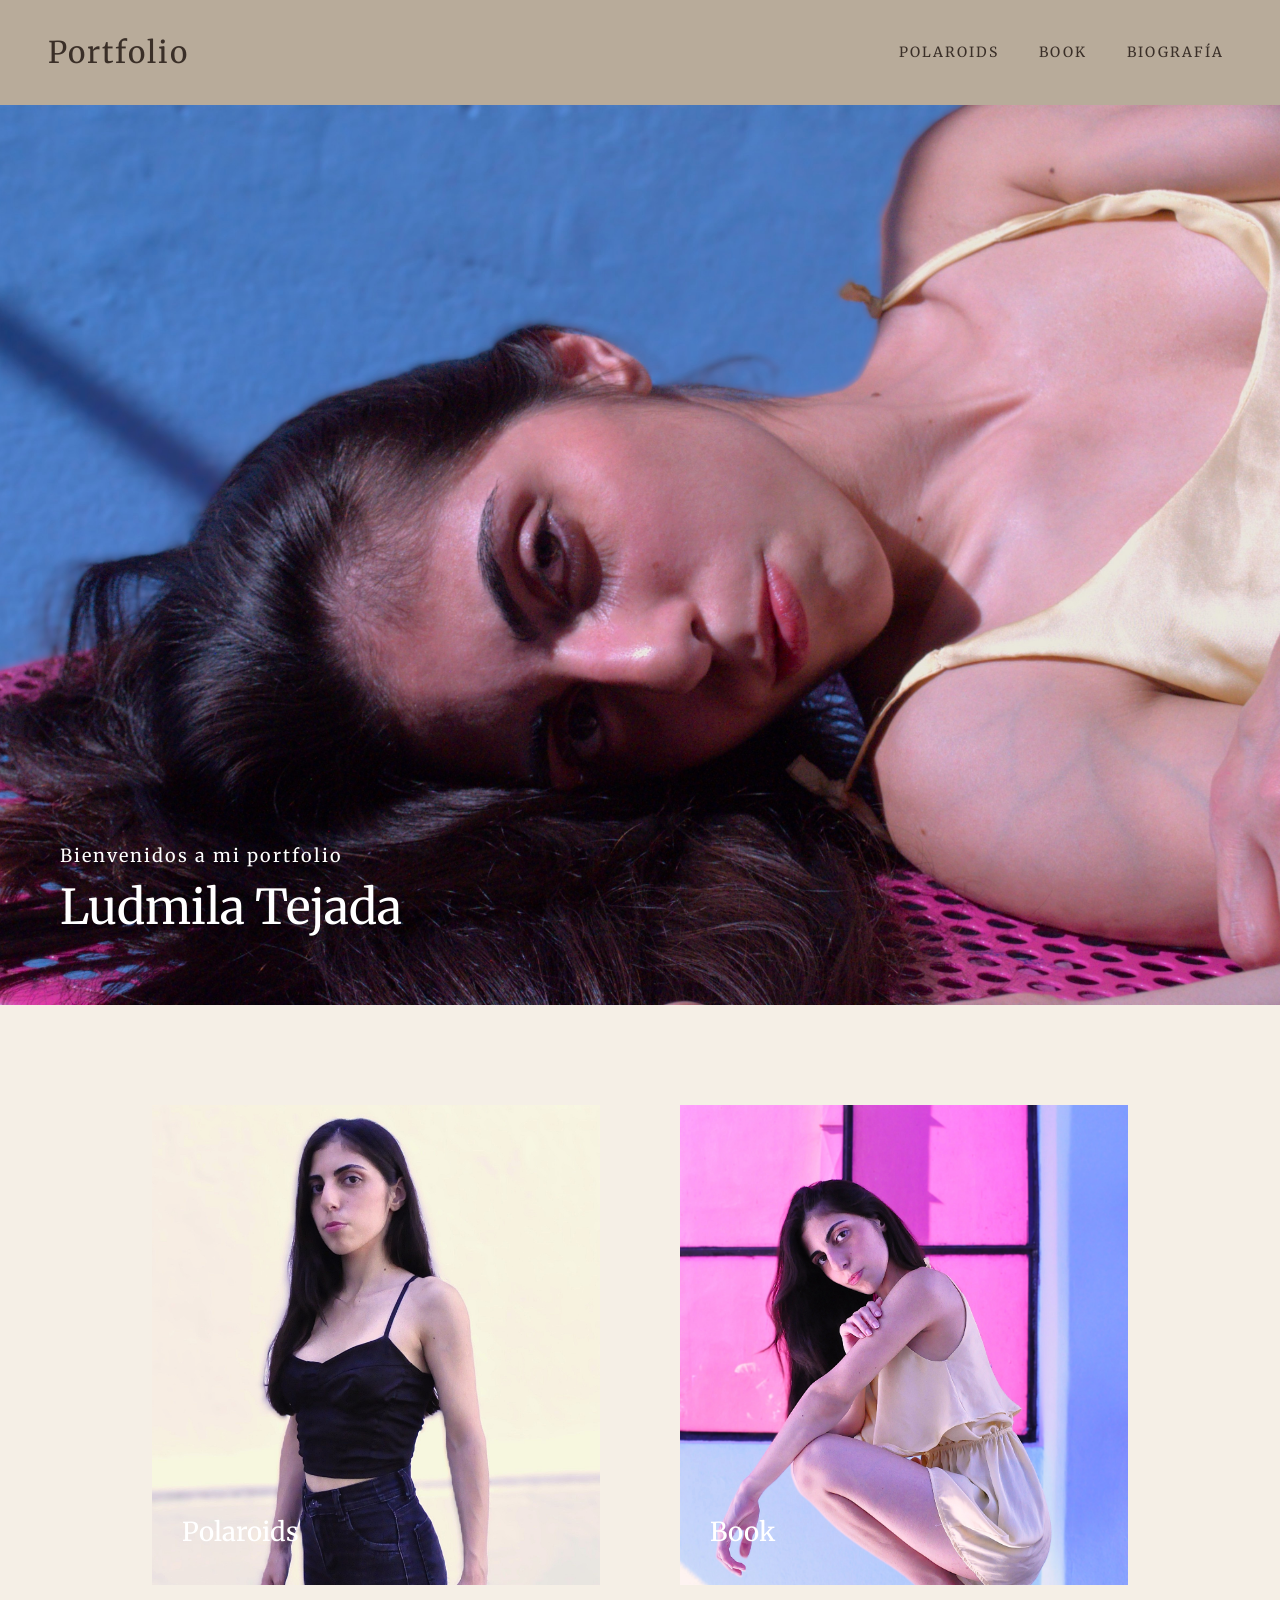
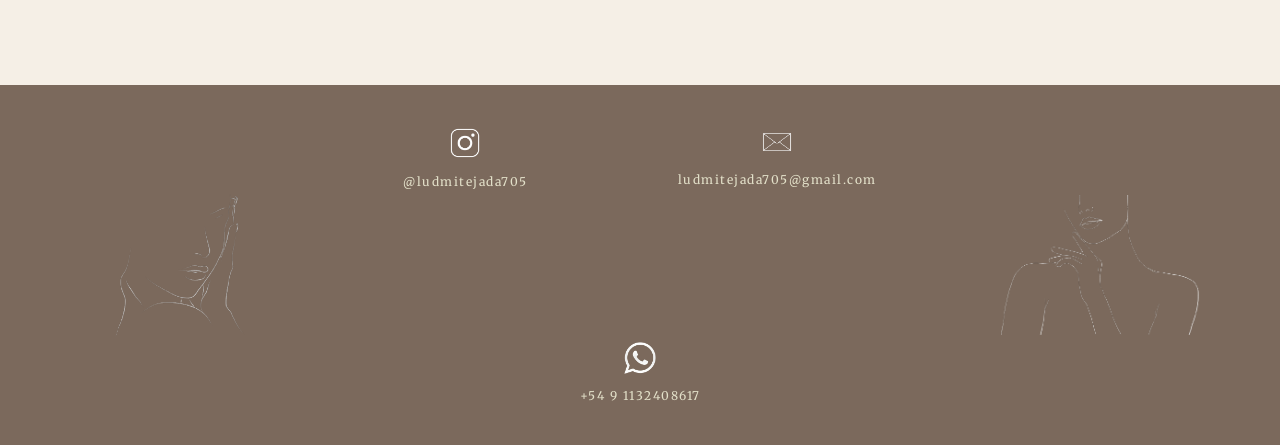
<file: index.html>
<!DOCTYPE html>
<html lang="es">
<head>
   <meta charset="UTF-8">
    <meta name="viewport" content="width=device-width, initial-scale=1.0">
    <title>Portfolio</title>

    <link rel="preconnect" href="https://fonts.googleapis.com">
<link rel="preconnect" href="https://fonts.gstatic.com" crossorigin>

<link href="https://fonts.googleapis.com/css2?family=Merriweather:wght@300;400;700&family=Playfair+Display:wght@400;500;600;700&display=swap" rel="stylesheet">

    <link href="https://cdn.jsdelivr.net/npm/bootstrap@5.3.3/dist/css/bootstrap.min.css" rel="stylesheet">

    <link rel="stylesheet" href="css/estilos.css">
</head>

<body>
    <nav class="navbar navbar-expand-lg navbar-light menu-portfolio">
    <div class="container-fluid px-5">

        <!-- logo-nombre -->
        <a class="navbar-brand" href="index.html">Portfolio</a>

        <!-- botón mobile -->
        <button class="navbar-toggler" type="button" data-bs-toggle="collapse" data-bs-target="#menuNav">
            <span class="navbar-toggler-icon"></span>
        </button>

        <!-- links -->
        <div class="collapse navbar-collapse justify-content-end" id="menuNav">
            <ul class="navbar-nav gap-4">
                <li class="nav-item">
                    <a class="nav-link" href="polaroids.html">Polaroids</a>
                </li>
                <li class="nav-item">
                    <a class="nav-link" href="book.html">Book</a>
                </li>
                <li class="nav-item">
                    <a class="nav-link" href="biografia.html">Biografía</a>
                </li>
            </ul>
        </div>

    </div>
</nav>


    <!-- imagen principal -->
    <section class="hero">
        <img src="img/home/portada.jpg" alt="Portada">

        <div class="hero-texto">
            <p>Bienvenidos a mi portfolio</p>
            <h2>Ludmila Tejada</h2>
        </div>
    </section>

    <!-- links a galerías -->
    <section class="home-galerias">

        <a href="polaroids.html" class="home-item">
            <img src="img/polaroids/polaroid-index.JPG" alt="Polaroids">
            <h3>Polaroids</h3>
        </a>

        <a href="book.html" class="home-item">
            <img src="img/book/book9.JPG" alt="Book">
            <h3>Book</h3>
        </a>

    </section>

    <footer class="footer">
<footer>

    <div class="footer-contenido">

        <!-- logo izquierdo -->
        <div class="footer-logo footer-logo-izq">
            <img src="img/logo-mini.png" alt="Logo Portfolio">
        </div>

        <!-- contacto -->
        <div class="footer-contacto">

            <div class="footer-item">
                <a href="https://instagram.com/ludmitejada705" target="_blank">
                    <img src="img/logo-instagram.png" alt="Instagram">
                </a>
                <p>@ludmitejada705</p>
            </div>

            <div class="footer-item">
                <a href="mailto:ludmitejada705@gmail.com">
                    <img src="img/logo-carta.png" alt="Email">
                </a>
                <p>ludmitejada705@gmail.com</p>
            </div>

            <div class="footer-item">
                <a href="https://wa.me/5491132408617" target="_blank">
                    <img src="img/logo-wsp.webp" alt="WhatsApp">
                </a>
                <p>+54 9 1132408617</p>
            </div>

        </div>

        <!-- logo derecho -->
        <div class="footer-logo footer-logo-der">
            <img src="img/logo-mini2.png" alt="Logo Portfolio">
        </div>

    </div>

</footer>


    <script src="https://cdn.jsdelivr.net/npm/bootstrap@5.3.3/dist/js/bootstrap.bundle.min.js"></script>


</body>
</html>
</file>
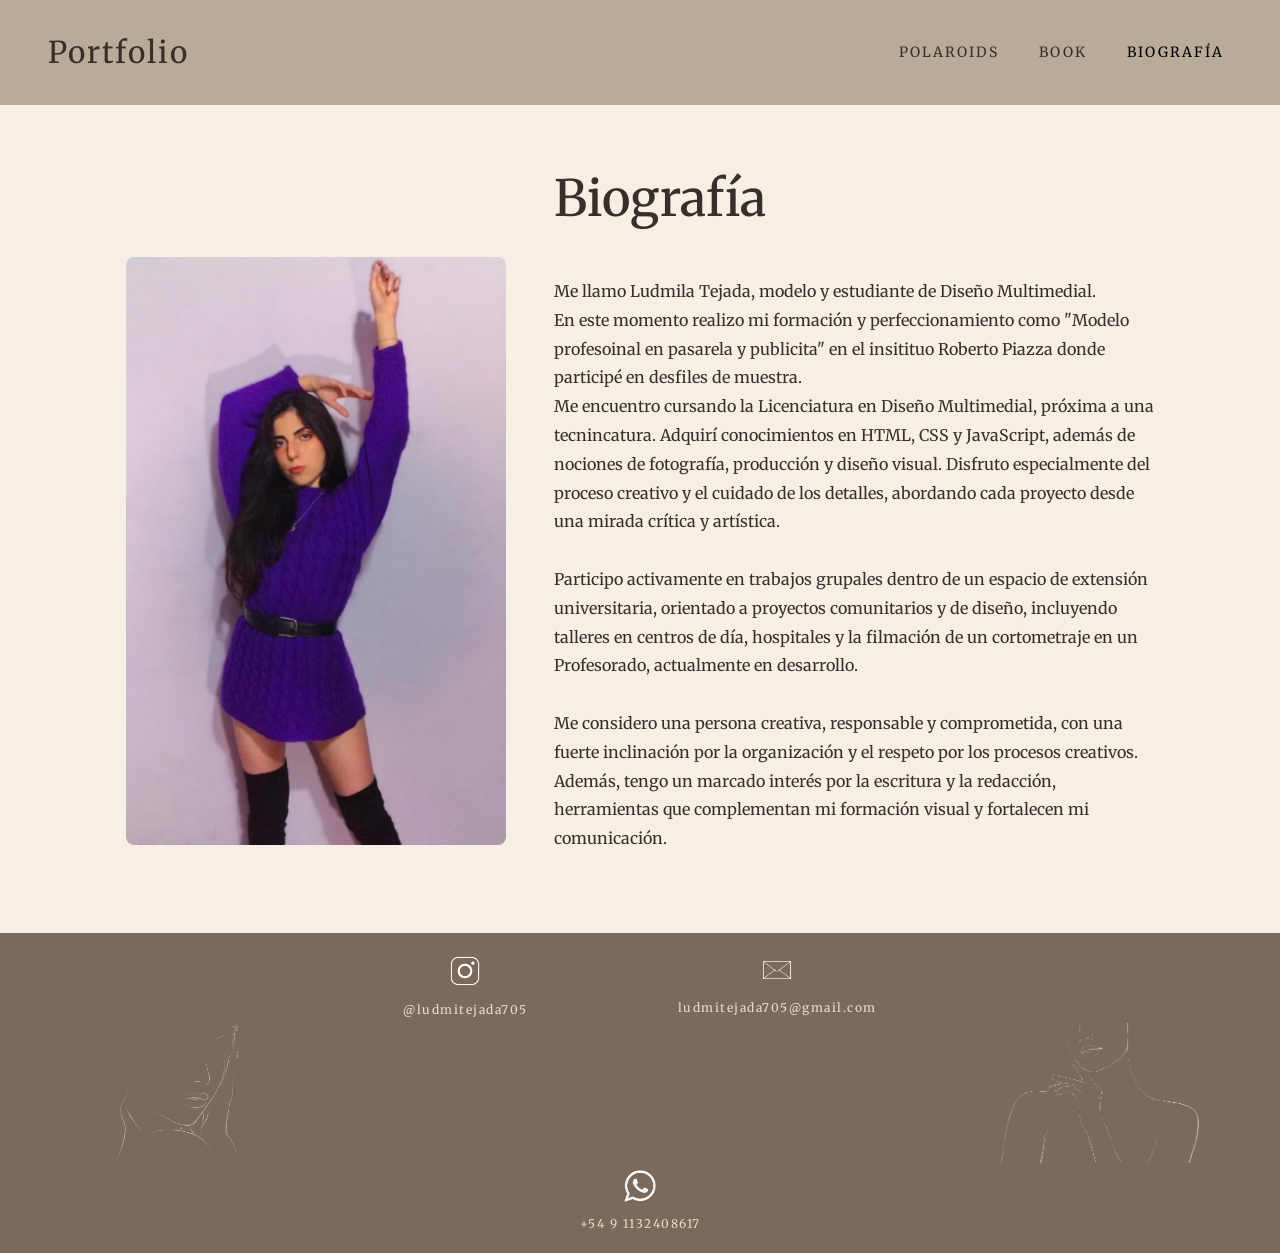
<file: biografia.html>
<!DOCTYPE html>
<html lang="es">
<head>
    <meta charset="UTF-8">
    <meta name="viewport" content="width=device-width, initial-scale=1.0">
    <title>Biografía | Portfolio</title>

    <link rel="preconnect" href="https://fonts.googleapis.com">
<link rel="preconnect" href="https://fonts.gstatic.com" crossorigin>

<link href="https://fonts.googleapis.com/css2?family=Merriweather:wght@300;400;700&family=Playfair+Display:wght@400;500;600;700&display=swap" rel="stylesheet">


    <link href="https://cdn.jsdelivr.net/npm/bootstrap@5.3.3/dist/css/bootstrap.min.css" rel="stylesheet">
    <link rel="stylesheet" href="css/estilos.css">
</head>
<body>

<!-- MENÚ -->
<nav class="navbar navbar-expand-lg navbar-light menu-portfolio">
    <div class="container-fluid px-5">

        <a class="navbar-brand" href="index.html">Portfolio</a>

        <button class="navbar-toggler" type="button" data-bs-toggle="collapse" data-bs-target="#menuNav">
            <span class="navbar-toggler-icon"></span>
        </button>

        <div class="collapse navbar-collapse justify-content-end" id="menuNav">
            <ul class="navbar-nav gap-4">
                <li class="nav-item">
                    <a class="nav-link" href="polaroids.html">Polaroids</a>
                </li>
                <li class="nav-item">
                    <a class="nav-link" href="book.html">Book</a>
                </li>
                <li class="nav-item">
                    <a class="nav-link active" href="biografia.html">Biografía</a>
                </li>
            </ul>
        </div>

    </div>
</nav>

<!-- BIOGRAFÍA -->
<section class="biografia">

    <div class="biografia-contenedor">


        <div class="biografia-grid">
            

            <!-- IMAGEN -->
            <div class="biografia-imagen">
                <img src="img/book/bio.p.jpg" alt="Foto de Ludmila Tejada">
            </div>

            

            <!-- TEXTO -->
            <div class="biografia-texto">
                     <h1>Biografía</h1>

                <p>
                    Me llamo Ludmila Tejada, modelo y estudiante de Diseño Multimedial. <br>
                    En este momento realizo mi formación y perfeccionamiento como "Modelo profesoinal en pasarela y publicita" en el insitituo Roberto Piazza donde participé en desfiles de muestra. <br>

                    Me encuentro cursando la Licenciatura en Diseño Multimedial, próxima a una tecnincatura. Adquirí conocimientos
                    en HTML, CSS y JavaScript, además de nociones de fotografía, producción
                    y diseño visual.

                    Disfruto especialmente del proceso creativo y el cuidado de los detalles,
                    abordando cada proyecto desde una mirada crítica y artística.<br><br>

                    Participo activamente en trabajos grupales dentro de un espacio de extensión universitaria,
                    orientado a proyectos comunitarios y de diseño, incluyendo talleres en centros de día,
                    hospitales y la filmación de un cortometraje en un Profesorado, actualmente en desarrollo.<br><br>

                    Me considero una persona creativa, responsable y comprometida, con una fuerte inclinación por la organización y el respeto por los procesos creativos.
                    Además, tengo un marcado interés por la escritura y la redacción, herramientas que complementan
                    mi formación visual y fortalecen mi comunicación.
                </p>

            </div>

        </div>


</section>
    </div>

</section>

<!-- FOOTER -->
<footer class="footer">

    <div class="footer-contenido">

        <div class="footer-logo footer-logo-izq">
            <img src="img/logo-mini.png" alt="Logo Portfolio">
        </div>

        <div class="footer-contacto">

            <div class="footer-item">
                <a href="https://instagram.com/ludmitejada705" target="_blank">
                    <img src="img/logo-instagram.png" alt="Instagram">
                </a>
                <p>@ludmitejada705</p>
            </div>

            <div class="footer-item">
                <a href="mailto:ludmitejada705@gmail.com">
                    <img src="img/logo-carta.png" alt="Email">
                </a>
                <p>ludmitejada705@gmail.com</p>
            </div>

            <div class="footer-item">
                <a href="https://wa.me/5491132408617" target="_blank">
                    <img src="img/logo-wsp.webp" alt="WhatsApp">
                </a>
                <p>+54 9 1132408617</p>
            </div>

        </div>

        <div class="footer-logo footer-logo-der">
            <img src="img/logo-mini2.png" alt="Logo Portfolio">
        </div>

    </div>

</footer>

<script src="https://cdn.jsdelivr.net/npm/bootstrap@5.3.3/dist/js/bootstrap.bundle.min.js"></script>
</body>
</html>
</file>
<file: css/estilos.css>
/*VERSIÓN DESKTOP*/

body {
    background-color: #F5EFE6;
    color: #3A2F28;
    margin: 0;
     font-family: 'Merriweather', serif;
    font-weight: 400;
}

h1 {
    font-size: 2.4rem;
    margin-bottom: 1.5rem;
}

/* NAV */
.menu-portfolio {
    background-color: #b8ab9a;
    padding: 25px 0;
}

.menu-portfolio .navbar-brand {
    font-size: 30px;
    letter-spacing: 2px;
    color: #3A2F28;
}

.menu-portfolio .nav-link {
    color: #3A2F28;
    font-size: 14px;
    letter-spacing: 2px;
    text-transform: uppercase;
}

.menu-portfolio .nav-link:hover {
    opacity: 0.6;
}

/* HERO INDEX TEXTOS E IMÁGENES */
.hero {
    position: relative;
    width: 100%;
    height: 100vh;
}

.hero img {
    width: 100%;
    height: 100%;
    object-fit: cover;
}

.hero-texto {
    position: absolute;
    bottom: 60px;
    left: 60px;
    color: white;
}

.hero-texto p {
    font-size: 18px;
    letter-spacing: 2px;
    margin-bottom: 10px;
}

.hero-texto h2 {
    font-size: 48px;
    font-weight: normal;
}

/* GALERÍAS INDEX */
.home-galerias {
    display: flex;
    justify-content: center;
    gap: 80px;
    padding: 100px 80px;
}

.home-item {
    width: 40%;
    height: 480px;
    position: relative;
    text-decoration: none;
    color: white;
    overflow: hidden;
    cursor: pointer;
}

.home-item img {
    width: 100%;
    height: 100%;
    object-fit: cover;
    transition: transform 0.5s ease, opacity 0.4s ease;
}

.home-item:hover img {
    transform: scale(1.06);
    opacity: 0.85;
}

.home-item h3 {
    position: absolute;
    bottom: 30px;
    left: 30px;
    font-size: 26px;
    transition: transform 0.4s ease, opacity 0.4s ease;
}

.home-item:hover h3 {
    transform: translateY(-6px);
}

/*  PRESENTACIÓN POLAROIDS Y BOOK */
.presentacion {
    display: flex;
    justify-content: center;
    align-items: center;
    gap: 80px;
    padding: 80px 30px 80px;
}

.foto-principal {
    width: 300px;
    height: 400px;
    object-fit: cover;
}

.descripcion {
    max-width: 400px;
}

.descripcion h2 {
    letter-spacing: 2px;
    margin-bottom: 10px;
}

.descripcion p {
    font-size: 14px;
    letter-spacing: 1px;
    margin-bottom: 20px;
}

.descripcion ul {
    list-style: none;
    padding: 0;
}

/* GALERÍAS (BOOK / POLAROIDS)*/
.seccion {
    margin-bottom: 120px;
}

.seccion img {
    cursor: pointer;
    transition: opacity 0.3s ease;
}

.seccion img:hover {
    opacity: 0.85;
}

/* MODAL / CARRUSEL*/
.carousel-item img {
    max-height: 90vh;
    object-fit: contain;
}

/* PIE DE PÁGINA*/
footer {
    background-color: #7b695c;
    padding: 20px 0;
}

.footer-logo {
    text-align: center;
}

.footer-logo img {
    width: 200px;
}

.footer-contacto {
    display: flex;
    justify-content: center;
    gap: 300px;
    flex-wrap: wrap;
}

.footer-item {
    text-align: center;
    color: beige;
}

.footer-item img {
    width: 34px;
    margin-bottom: 12px;
    transition: opacity 0.3s ease, transform 0.3s ease;
}

.footer-item img:hover {
    opacity: 0.7;
    transform: scale(1.1);
}

.footer-item p {
    font-size: 12px;
    letter-spacing: 1.5px;
    margin: 0;
    opacity: 0.85;
}

/* CONTENEDOR GENERAL FOOTER */
.footer-contenido {
    display: flex;
    align-items: center;
    justify-content: space-between;
    padding: 0 80px;
}

/* CONTACTO CENTRADO */
.footer-contacto {
    display: flex;
    justify-content: center;
    gap: 150px;
    flex-wrap: wrap;
}

/* MODAL GALERÍAS*/
.modal-custom {
    position: fixed;
    inset: 0;
    background: rgba(0,0,0,0.9);
    display: none;
    justify-content: center;
    align-items: center;
    z-index: 9999;
}

.modal-custom.activo {
    display: flex;
}

.modal-custom img {
    max-width: 90%;
    max-height: 90vh;
    object-fit: contain;
}

/* CERRAR */
.cerrar {
    position: absolute;
    top: 30px;
    right: 40px;
    font-size: 40px;
    color: white;
    cursor: pointer;
}

/* FLECHAS GALERÍAS POLAS Y BOOK */
.nav {
    position: absolute;
    top: 50%;
    font-size: 50px;
    background: none;
    border: none;
    color: white;
    cursor: pointer;
    user-select: none;
}

.prev {
    left: 40px;
}

.next {
    right: 40px;
}

.nav:hover,
.cerrar:hover {
    opacity: 0.7;
}

/*BIOGRAFÍA*/

.biografia {
    padding: 4rem 1rem;
}

.biografia-contenedor {
    max-width: 1100px;
    margin: 0 auto;
}

.biografia h1 {
    
    margin-bottom: 3rem;
    font-size: 50px;
}

.biografia-grid {
    display: flex;
    align-items: center;
    justify-content: center;
    gap: 3rem;
}

.biografia-imagen img {
    width: 380px;      
    max-width: 100%;
    border-radius: 8px;
    margin-top: 4rem;
}

.biografia-texto {
    max-width: 600px;
}

.biografia-texto p {
    line-height: 1.8;
    font-size: 1rem;
}
.biografia-info p {
    margin: 0.2rem 0;
    font-size: 0.9rem;
}




/*VERSIÓN MOBILE*/

@media (max-width: 568px){

body {
        overflow-x: hidden;
    }

    img {
        max-width: 100%;
        height: auto;
    }

    /*NAV*/

      .menu-portfolio .container-fluid {
        padding-left: 1rem;
        padding-right: 1rem;
    }

    .navbar-brand {
        font-size: 1.1rem;
        letter-spacing: 1px;
    }

    .navbar-nav {
        gap: 0.5rem;
        text-align: center;
    }

    .nav-link {
        padding: 0.5rem 0;
    }

    /*IMÁGENES INDEX Y TEXTO*/

    .hero {
        height: auto;
    }

    .hero img {
        height: 60vh;
        object-fit: cover;
    }

    .hero-texto {
        padding: 1.5rem;
        text-align: center;
    }

    .hero-texto h2 {
        font-size: 1.8rem;
    }

    .hero-texto p {
        font-size: 0.9rem;
    }

    /*PRESENTACIÓN POLAS Y BOOK*/

     .presentacion {
        flex-direction: column;
        text-align: center;
        padding: 2rem 1rem;
        gap: 1.5rem;
    }

    .foto-principal {
        width: 100%;
        max-width: 320px;
    }

    .descripcion {
        max-width: 100%;
    }

    .descripcion h2 {
        font-size: 1.6rem;
    }

    .descripcion p {
        font-size: 0.9rem;
    }

    .descripcion ul {
        padding-left: 0;
        list-style-position: inside;
        font-size: 0.85rem;
    }

    /*SECCIÓN DE GALERÍAS*/

     .seccion .col-md-4,
    .seccion .col-md-3 {
        flex: 0 0 50%;
        max-width: 50%;
    }

    .seccion img {
        border-radius: 6px;
    }

    
    .seccion .col-md-4,
    .seccion .col-md-3 {
        flex: 0 0 100%;
        max-width: 100%;
    }

    /*MODAL DE GALERÍAS*/
    
    .modal-custom {
        padding: 1rem;
    }

    .modal-custom img {
        max-width: 90%;
        max-height: 70vh;
    }

    .modal-custom .nav {
        font-size: 2rem;
        padding: 0.5rem;
    }

    .modal-custom .cerrar {
        font-size: 2rem;
        top: 15px;
        right: 20px;
    }

    /*GALERIA INDEX*/
    .home-galerias {
        flex-direction: column;
        gap: 1.5rem;
        padding: 2rem 1rem;
    }

    .home-item {
        width: 100%;
        height: auto;
    }

    .home-item img {
        width: 100%;
        height: auto;
        display: block;
    }

    .home-item h3 {
        font-size: 1.3rem;
        left: 20px;
        bottom: 20px;
    }

    /*PIE DE PÁGINA*/

       footer {
        padding: 2rem 1rem;
    }

    .footer-contenido {
        flex-direction: column;
        align-items: center;
        gap: 1.5rem;
        text-align: center;
    }

    .footer-logo img {
        max-width: 80px;
    }

    .footer-contacto {
        flex-direction: column;
        gap: 1rem;
    }

    .footer-item img {
        width: 28px;
    }

    .footer-item p {
        font-size: 0.8rem;
    }

    /*BIOGRAFÍA*/

    
    .biografia-grid {
        flex-direction: column;
        text-align: center;
    }

    .biografia-texto {
        max-width: 100%;
    }


}
</file>
